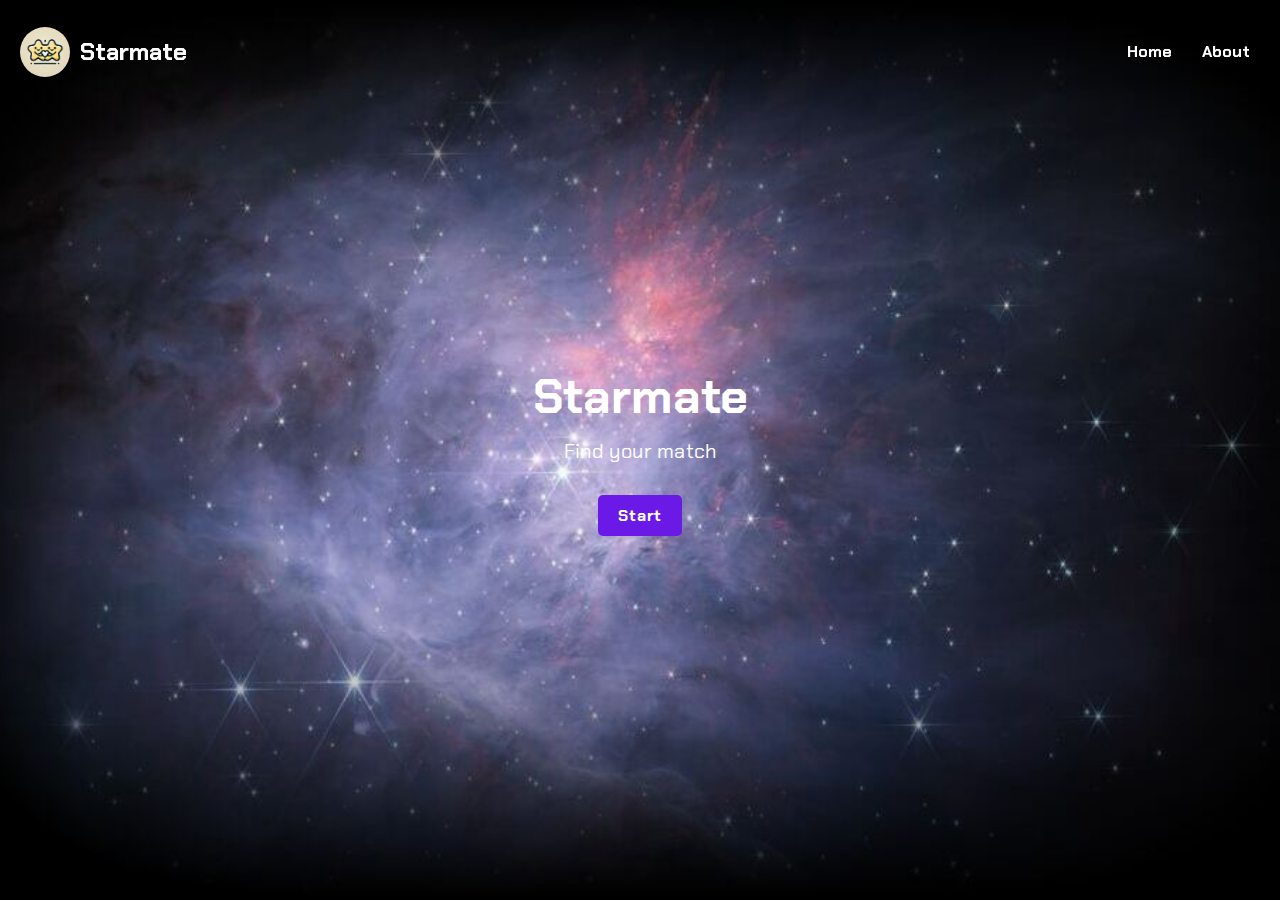
<file: index.html>
<!DOCTYPE html>
<html lang="en">

<head>
  <title>STARMATE</title>
  <link rel="icon" href="images/stars.jpg" type="image/png">

  <link rel="preconnect" href="https://fonts.googleapis.com">
  <link rel="preconnect" href="https://fonts.gstatic.com" crossorigin>
  <link
    href="https://fonts.googleapis.com/css2?family=Chakra+Petch:ital,wght@0,300;0,400;0,500;0,600;0,700&display=swap"
    rel="stylesheet">

  <style>
    body {
      margin: 0;
      font-family: 'Chakra Petch', sans-serif;
      background-color: #000;
      color: #fff;
    }

    header {
      background: rgba(0, 0, 0, 0);
      padding: 20px;
      position: fixed;
      width: 100%;
      z-index: 1000;
    }

    nav {
      display: flex;
      justify-content: flex-start;
      align-items: center;
    }

    .logo-container {
      display: flex;
      align-items: center;
      margin-right: 900px;
    }

    .logo-container img {
      width: 50px;
      height: 50px;
      border-radius: 50%;
      object-fit: cover;
    }

    nav h1 {
      font-size: 24px;
      margin-left: 10px;
    }

    nav ul {
      list-style: none;
      display: flex;
      gap: 30px;
      margin: 0;
    }

    nav a {
      color: #fff;
      text-decoration: none;
      font-weight: bold;
    }

    .hero {
      height: 100vh;
      display: flex;
      flex-direction: column;
      justify-content: center;
      align-items: center;
      text-align: center;
      background-size: cover;
      background-position: center;
      background-image: url('images/orion.jpeg');
    }

    .hero h2 {
      font-size: 48px;
      margin: 0;
    }

    .hero p {
      font-size: 20px;
      margin: 10px 0;
    }

    .cta-button {
      padding: 10px 20px;
      background-color: #6b19e6;
      border: none;
      border-radius: 5px;
      color: #fff;
      font-weight: bold;
      text-decoration: none;
      cursor: pointer;
      transition: background-color 0.3s;
    }

    .cta-button:hover {
      background-color: #3b3b3b;
    }
  </style>
</head>

<body>
  <header>
    <nav>
      <div class="logo-container">
          <img src="images/stars.jpg" alt="Starmate Logo">
          <h1>Starmate</h1>
      </div>
      <ul>
        <li><a href="index.html">Home</a></li>
        <li><a href="about.html">About</a></li>
        <li><a href="feed.html">Feed</a></li>
      </ul>
    </nav>
  </header>

  <section class="hero">
    <h2>Starmate</h2>
    <p>Find your match</p>
    <br>
    <a class="cta-button" href="survey.html">Start</a>
  </section>
</body>

</html>
</file>
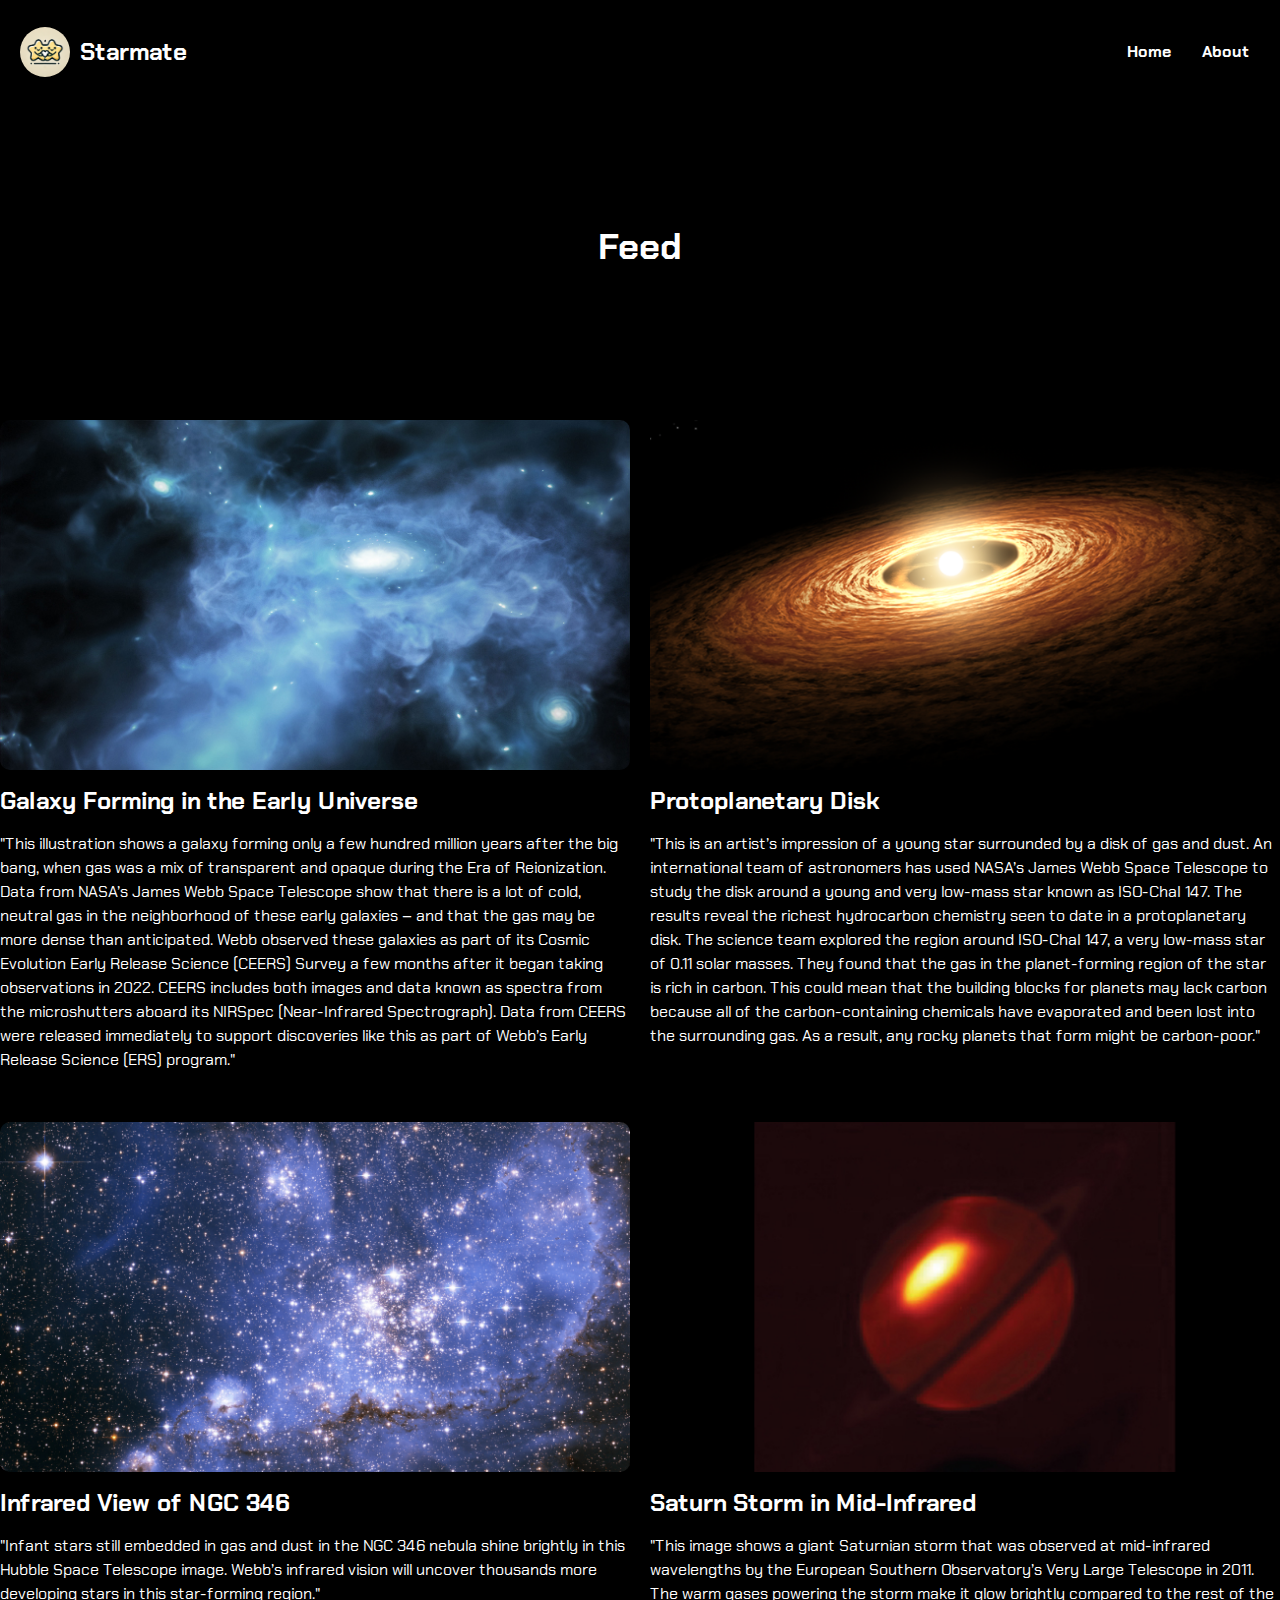
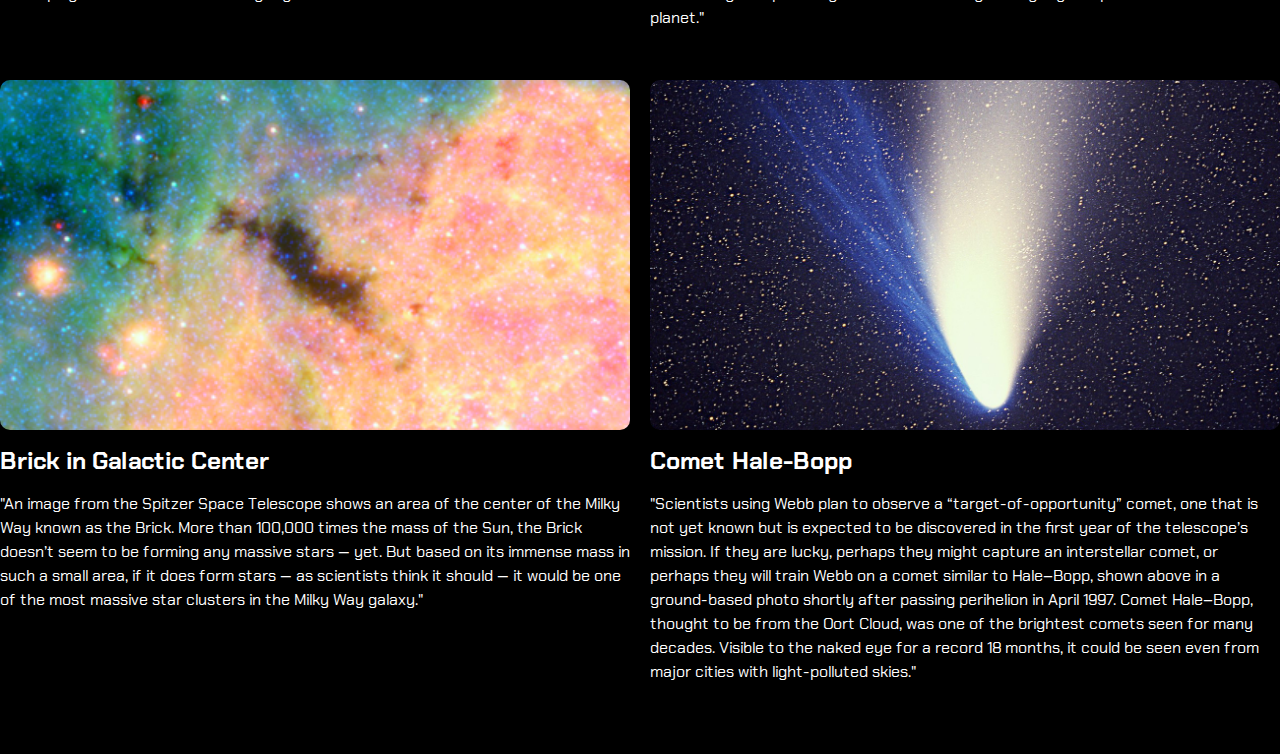
<file: feed.html>
<!DOCTYPE html>
<html lang="en">

<head>
  <title>STARMATE - Feed</title>
  <link rel="icon" href="images/stars.jpg" type="image/png">

  <link rel="preconnect" href="https://fonts.googleapis.com">
  <link rel="preconnect" href="https://fonts.gstatic.com" crossorigin>
  <link
    href="https://fonts.googleapis.com/css2?family=Chakra+Petch:ital,wght@0,300;0,400;0,500;0,600;0,700&display=swap"
    rel="stylesheet">

  <style>
    body {
      margin: 0;
      font-family: 'Chakra Petch', sans-serif;
      background-color: #000;
      color: #fff;
      overflow-x: hidden;
    }

    header {
      background: rgba(0, 0, 0, 0);
      padding: 20px;
      position: free;
      width: 100%;
      z-index: 1000;
    }

    nav {
      display: flex;
      justify-content: flex-start;
      align-items: center;
    }

    .logo-container {
      display: flex;
      align-items: center;
      margin-right: 900px;
    }

    .logo-container img {
      width: 50px;
      height: 50px;
      border-radius: 50%;
      object-fit: cover;
    }

    nav h1 {
      font-size: 24px;
      margin-left: 10px;
    }

    nav ul {
      list-style: none;
      display: flex;
      gap: 30px;
      margin: 0;
    }

    nav a {
      color: #fff;
      text-decoration: none;
      font-weight: bold;
    }

    .container {
      text-align: center;
      margin-top: 120px;
    }

    .feed-title {
      margin-top: 170px;
      text-align: center;
      display: fixed;
      font-size: 36px;
      margin-bottom: 150px;
      margin-top: 1px;
    }

    .photo-grid {
      display: grid;
      grid-template-columns: repeat(2, 1fr);
      grid-gap: 20px;
      margin-bottom: 40px;
    }

    .photo-grid img {
      border-radius: 10px;
      width: 100%;
      height: 350px;
      object-fit: cover;
    }

    .photo-item {
      text-align: left;
    }

    .photo-info {
      margin-top: 10px;
    }

    .photo-title {
      font-size: 24px;
      margin: 10px 0;
    }

    .photo-desc {
      font-size: 16px;
      line-height: 1.5;
      margin-bottom: 30px;
    }


  </style>
</head>

<body>
  <header>
    <nav>
      <div class="logo-container">
          <img src="images/stars.jpg" alt="Starmate Logo">
          <h1>Starmate</h1>
      </div>
      <ul>
        <li><a href="index.html">Home</a></li>
        <li><a href="about.html">About</a></li>
        <li><a href="feed.html">Feed</a></li>
      </ul>
    </nav>
  </header>

  <section class="container">
    <h2 class="feed-title">Feed</h2>
    
    <div class="photo-grid">
      <div class="photo-item">
        <img src="images/blue.jpg" alt="JWST Photo 1">
        <div class="photo-info">
          <h3 class="photo-title">Galaxy Forming in the Early Universe</h3>
          <p class="photo-desc">"This illustration shows a galaxy forming only a few hundred million years after the big bang, when gas was a mix of transparent and opaque during the Era of Reionization. Data from NASA’s James Webb Space Telescope show that there is a lot of cold, neutral gas in the neighborhood of these early galaxies – and that the gas may be more dense than anticipated.

            Webb observed these galaxies as part of its Cosmic Evolution Early Release Science (CEERS) Survey a few months after it began taking observations in 2022. CEERS includes both images and data known as spectra from the microshutters aboard its NIRSpec (Near-Infrared Spectrograph). Data from CEERS were released immediately to support discoveries like this as part of Webb’s Early Release Science (ERS) program."</p>
        </div>
      </div>

    <div class="photo-item">
        <img src="images/orange.jpg" alt="JWST Photo 2">
        <div class="photo-info">
          <h3 class="photo-title">Protoplanetary Disk</h3>
          <p class="photo-desc">"This is an artist’s impression of a young star surrounded by a disk of gas and dust. An international team of astronomers has used NASA’s James Webb Space Telescope to study the disk around a young and very low-mass star known as ISO-ChaI 147. The results reveal the richest hydrocarbon chemistry seen to date in a protoplanetary disk.

            The science team explored the region around ISO-ChaI 147, a very low-mass star of 0.11 solar masses. They found that the gas in the planet-forming region of the star is rich in carbon. This could mean that the building blocks for planets may lack carbon because all of the carbon-containing chemicals have evaporated and been lost into the surrounding gas. As a result, any rocky planets that form might be carbon-poor."</p>
        </div>
      </div>

    <div class="photo-item">
        <img src="images/purple.jpg" alt="JWST Photo 3">
        <div class="photo-info">
          <h3 class="photo-title">Infrared View of NGC 346</h3>
          <p class="photo-desc">"Infant stars still embedded in gas and dust in the NGC 346 nebula shine brightly in this Hubble Space Telescope image. Webb’s infrared vision will uncover thousands more developing stars in this star-forming region."</p>
        </div>
      </div>


    <div class="photo-item">
        <img src="images/red.jpg" alt="JWST Photo 4">
        <div class="photo-info">
          <h3 class="photo-title">Saturn Storm in Mid-Infrared</h3>
          <p class="photo-desc">"This image shows a giant Saturnian storm that was observed at mid-infrared wavelengths by the European Southern Observatory’s Very Large Telescope in 2011. The warm gases powering the storm make it glow brightly compared to the rest of the planet."</p>
        </div>
      </div>

    <div class="photo-item">
        <img src="images/pink.jpg" alt="JWST Photo 5">
        <div class="photo-info">
          <h3 class="photo-title">Brick in Galactic Center</h3>
          <p class="photo-desc">"An image from the Spitzer Space Telescope shows an area of the center of the Milky Way known as the Brick. More than 100,000 times the mass of the Sun, the Brick doesn’t seem to be forming any massive stars — yet. But based on its immense mass in such a small area, if it does form stars — as scientists think it should — it would be one of the most massive star clusters in the Milky Way galaxy."</p>
        </div>
      </div>

    <div class="photo-item">
        <img src="images/white.jpg" alt="JWST Photo 6">
        <div class="photo-info">
          <h3 class="photo-title">Comet Hale-Bopp</h3>
          <p class="photo-desc">"Scientists using Webb plan to observe a “target-of-opportunity” comet, one that is not yet known but is expected to be discovered in the first year of the telescope’s mission. If they are lucky, perhaps they might capture an interstellar comet, or perhaps they will train Webb on a comet similar to Hale–Bopp, shown above in a ground-based photo shortly after passing perihelion in April 1997. Comet Hale–Bopp, thought to be from the Oort Cloud, was one of the brightest comets seen for many decades. Visible to the naked eye for a record 18 months, it could be seen even from major cities with light-polluted skies."</p>
        </div>
      </div>
    </div>
  </section>
</body>

</html>
</file>
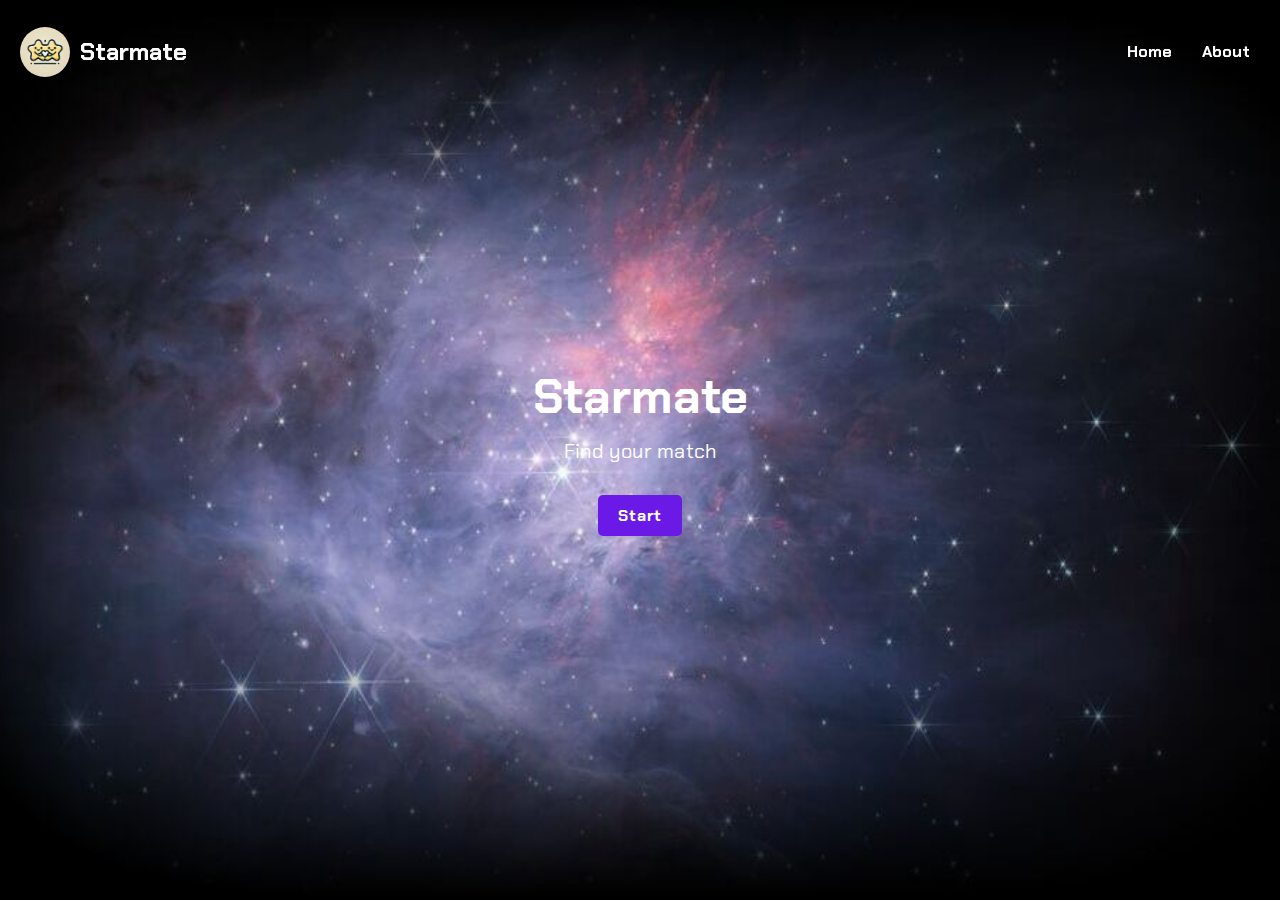
<file: intro.html>
<!DOCTYPE html>
<html lang="en">

<head>
  <title>STARMATE</title>
  <link rel="icon" href="images/stars.jpg" type="image/png">

  <link rel="preconnect" href="https://fonts.googleapis.com">
  <link rel="preconnect" href="https://fonts.gstatic.com" crossorigin>
  <link
    href="https://fonts.googleapis.com/css2?family=Chakra+Petch:ital,wght@0,300;0,400;0,500;0,600;0,700&display=swap"
    rel="stylesheet">

  <style>
    body {
      margin: 0;
      font-family: 'Chakra Petch', sans-serif;
      background-color: #000;
      color: #fff;
    }

    header {
      background: rgba(0, 0, 0, 0);
      padding: 20px;
      position: fixed;
      width: 100%;
      z-index: 1000;
    }

    nav {
      display: flex;
      justify-content: flex-start;
      align-items: center;
    }

    .logo-container {
      display: flex;
      align-items: center;
      margin-right: 900px;
    }

    .logo-container img {
      width: 50px;
      height: 50px;
      border-radius: 50%;
      object-fit: cover;
    }

    nav h1 {
      font-size: 24px;
      margin-left: 10px;
    }

    nav ul {
      list-style: none;
      display: flex;
      gap: 30px;
      margin: 0;
    }

    nav a {
      color: #fff;
      text-decoration: none;
      font-weight: bold;
    }

    .hero {
      height: 100vh;
      display: flex;
      flex-direction: column;
      justify-content: center;
      align-items: center;
      text-align: center;
      background-size: cover;
      background-position: center;
      background-image: url('images/orion.jpeg');
    }

    .hero h2 {
      font-size: 48px;
      margin: 0;
    }

    .hero p {
      font-size: 20px;
      margin: 10px 0;
    }

    .cta-button {
      padding: 10px 20px;
      background-color: #6b19e6;
      border: none;
      border-radius: 5px;
      color: #fff;
      font-weight: bold;
      text-decoration: none;
      cursor: pointer;
      transition: background-color 0.3s;
    }

    .cta-button:hover {
      background-color: #3b3b3b;
    }
  </style>
</head>

<body>
  <header>
    <nav>
      <div class="logo-container">
          <img src="images/stars.jpg" alt="Starmate Logo">
          <h1>Starmate</h1>
      </div>
      <ul>
        <li><a href="intro.html">Home</a></li>
        <li><a href="about.html">About</a></li>
        <li><a href="feed.html">Feed</a></li>
      </ul>
    </nav>
  </header>

  <section class="hero">
    <h2>Starmate</h2>
    <p>Find your match</p>
    <br>
    <a class="cta-button" href="survey.html">Start</a>
  </section>
</body>

</html>
</file>
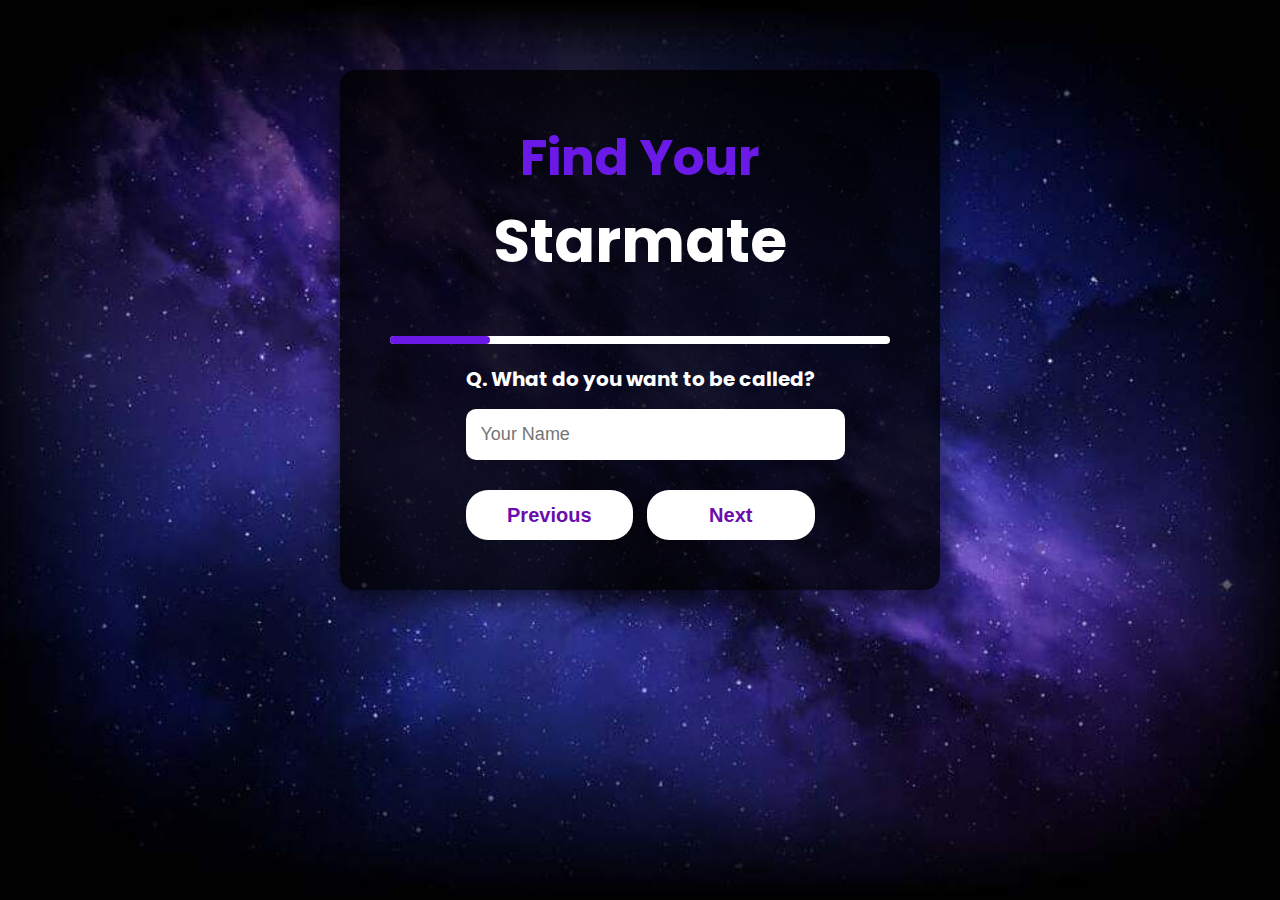
<file: survey.html>
<!DOCTYPE html>
<html lang="en">
<head>
    <meta charset="UTF-8">
    <title>Find Your Starmate</title>
    <link rel="preconnect" href="https://fonts.googleapis.com">
    <link rel="preconnect" href="https://fonts.gstatic.com" crossorigin>
    <link href="https://fonts.googleapis.com/css2?family=Poppins:wght@400;600&display=swap" rel="stylesheet">

    <link href="https://fonts.googleapis.com/css2?family=Space+Grotesk:wght@300..700&display=swap" rel="stylesheet">
    <meta name="viewport" content="width=device-width, initial-scale=1.0">
    <link rel="stylesheet" href="nasa.css">
</head>
<body>
    <div class="container">
        <div class="form-card">
            <div class="form-header">
                <p class="title-form1">Find Your</p>
                <p class="title-form2">Starmate</p>
            </div>

            <div class="progress-bar">
                <div class="progress" id="progress"></div>
            </div>

            <form id="starmateForm" action="results.html" method="POST">
                <div class="form-step active">
                    <div class="form-group">
                        <label class="question-1" for="name">Q. What do you want to be called?</label>
                        <input type="text" id="name" class="text-box" required minlength="2" maxlength="40" placeholder="Your Name"/>
                    </div>
                </div>

                <div class="form-step">
                    <div class="form-group">
                        <p class="question-2">Q. What is your favorite color?</p>
                        <div class="color-options">
                            <label>
                                <input type="checkbox" id="red" name="image[]" value="NASA Color Shades/red_shades.png">
                                <img class="image-button" src="NASA_Color_Shades/red_shades.png" alt="Red Shades">
                            </label>
                            <label>
                                <input type="checkbox" id="orange" name="image[]" value="NASA Color Shades/orange_shades.png">
                                <img class="image-button" src="NASA_Color_Shades/orange_shades.png" alt="Orange Shades">
                            </label>
                            <label>
                                <input type="checkbox" id="yellow" name="image[]" value="NASA Color Shades/yellow_shades.png">
                                <img class="image-button" src="NASA_Color_Shades/yellow_shades.png" alt="Yellow Shades">
                            </label>
                            <label>
                                <input type="checkbox" id="green" name="image[]" value="NASA Color Shades/green_shades.png">
                                <img class="image-button" src="NASA_Color_Shades/green_shades.png" alt="Green Shades">
                            </label>
                            <label>
                                <input type="checkbox" id="blue" name="image[]" value="NASA Color Shades/blue_shades.png">
                                <img class="image-button" src="NASA_Color_Shades/blue_shades.png" alt="Blue Shades">
                            </label>
                            <label>
                                <input type="checkbox" id="violet" name="image[]" value="NASA Color Shades/violet_shades.png">
                                <img class="image-button" src="NASA_Color_Shades/violet_shades.png" alt="Violet Shades">
                            </label>
                        </div>
                    </div>
                </div>

                <div class="form-step">
                    <div class="form-group">
                        <p class="question-3">Q. I favor vast, atmospheric images of celestial backgrounds over close, highly specific space photos.</p>
                        <label class="switch">
                            <input type="checkbox" id="preference1">
                            <span class="slider round"></span>
                        </label>
                    </div>
                </div>

                <div class="form-step">
                    <div class="form-group">
                        <p class="question-4">Q. I’m interested in exploring far, distant galaxies. </p>
                        <label class="switch">
                            <input type="checkbox" id="preference2">
                            <span class="slider round"></span>
                        </label>
                    </div>
                </div>

                
                <div class="form-step">
                    <div class="form-group">
                        <p class="question-5">Q. I opt for a vibrant space image over a pastel one.</p>
                        <label class="switch">
                            <input type="checkbox" id="preference3">
                            <span class="slider round"></span>
                        </label>
                    </div>
                </div>

                <div class="form-navigation">
                    <button type="button" class="prev-btn">Previous</button>
                    <button type="button" class="next-btn">Next</button>
                </div>
                <button type="submit" class="submit" style="display: none;">Submit</button>
            </form>
        </div>
    </div>
    <script src="form.js"></script>
</body>
</html>
</file>
<file: nasa.css>
body {
    margin: 0;
    padding: 0;
    font-family: 'Poppins', sans-serif;
    background-image: url('images/Space-Background-Image.jpeg');
    background-size: cover;
    background-position: center;
    display: block; 
    color: #ffffff;
    min-height: 100vh;
}

.container {
    display: flex;
    justify-content: center;
    padding: 20px;
}

.form-card {
    background-color: rgba(0, 0, 0, 0.8);
    padding: 50px;
    border-radius: 15px;
    box-shadow: 0px 10px 30px rgba(0, 0, 0, 0.7); 
    max-width: 500px;
    width: 100%;
    display: flex;
    flex-direction: column;
    justify-content: center;
    align-items: center;
    margin: 50px 0; 
}

.progress-bar {
    width: 100%;
    height: 8px;
    background-color: #ffffff;
    border-radius: 10px;
    margin: 20px 0;
}

.progress {
    height: 100%;
    background-color: #6b19e6;
    border-radius: 10px;
    width: 0%; 
}

.form-header {
    text-align: center;
    margin-bottom: 30px;
}

.title-form1 {
    font-size: 50px; 
    color: #6b19e6; 
    margin: 0;
    font-weight: bold; 
}

.title-form2 {
    font-size: 60px; 
    color: #ffffff; 
    margin: 0;
    font-weight: bold;
}

.form-group {
    margin-bottom: 30px;
    width: 100%;
}

.form-group label, .form-group p {
    display: block;
    margin-bottom: 15px;
    font-weight: bold;
    font-size: 20px; 
}

.text-box {
    padding: 15px; 
    width: 100%;
    border-radius: 10px;
    border: none;
    font-size: 18px; 
}

.color-options {
    justify-content: space-between;
    flex-wrap: wrap;
    display: flex;
}

input[type="checkbox"] {
    display: none;
}

.image-button {
    display: inline-block;
    margin: 10px;
    border-radius: 10px;
    cursor: pointer;
    border: 2px solid transparent;
    width: 100px; /* Set the size you want */
    height: 100px;
    object-fit: cover; /* Crop the image to fit the space */
    transition: border-color 0.3s, outline 0.3s;
}

.image-button.clicked {
    border-color: #ffffff;
    outline: none;
}

.submit {
    background-color: #6a0dad; 
    color: #ffffff;
    border: none;
    height: 50px; 
    width: 100%;
    border-radius: 22px;
    font-weight: bold;
    font-size: 20px; 
    cursor: pointer;
    transition: background-color 0.3s, color 0.3s;
    margin-top: 30px; 
}

.submit:hover {
    background-color: #ffffff;
    color: #6a0dad;
}

.switch {
    margin: 20px 0;
}

.switch input[type="checkbox"] {
    display: none;
}

.switch .slider {
    position: relative;
    display: inline-block;
    width: 60px; 
    height: 30px;
    background-color: #ffffff;
    border-radius: 34px;
    transition: background-color 0.3s;
}

.switch input:checked + .slider {
    background-color: #6b19e6;
}

.switch .slider:before {
    content: "";
    position: absolute;
    width: 24px; 
    height: 24px; 
    background-color: #0b0d17;
    border-radius: 50%;
    left: 3px;
    bottom: 3px; 
    transition: transform 0.3s;
}

.switch input:checked + .slider:before {
    transform: translateX(30px); 
}

.form-navigation {
    display: flex;
    justify-content: space-between;
    width: 100%;
}

.prev-btn, .next-btn {
    background-color: #ffffff;
    color: #6a0dad; 
    border: none;
    height: 50px;
    width: 48%;
    border-radius: 22px;
    font-weight: bold;
    font-size: 20px; 
    cursor: pointer;
    transition: background-color 0.3s, color 0.3s, transform 0.3s;
}

.prev-btn:hover, .next-btn:hover {
    background-color: #6a0dad; 
    color: #ffffff;
    transform: scale(1.05);
}

.prev-btn:disabled, .next-btn:disabled {
    background-color: #ccc;
    color: #666;
    cursor: not-allowed;
}
</file>
